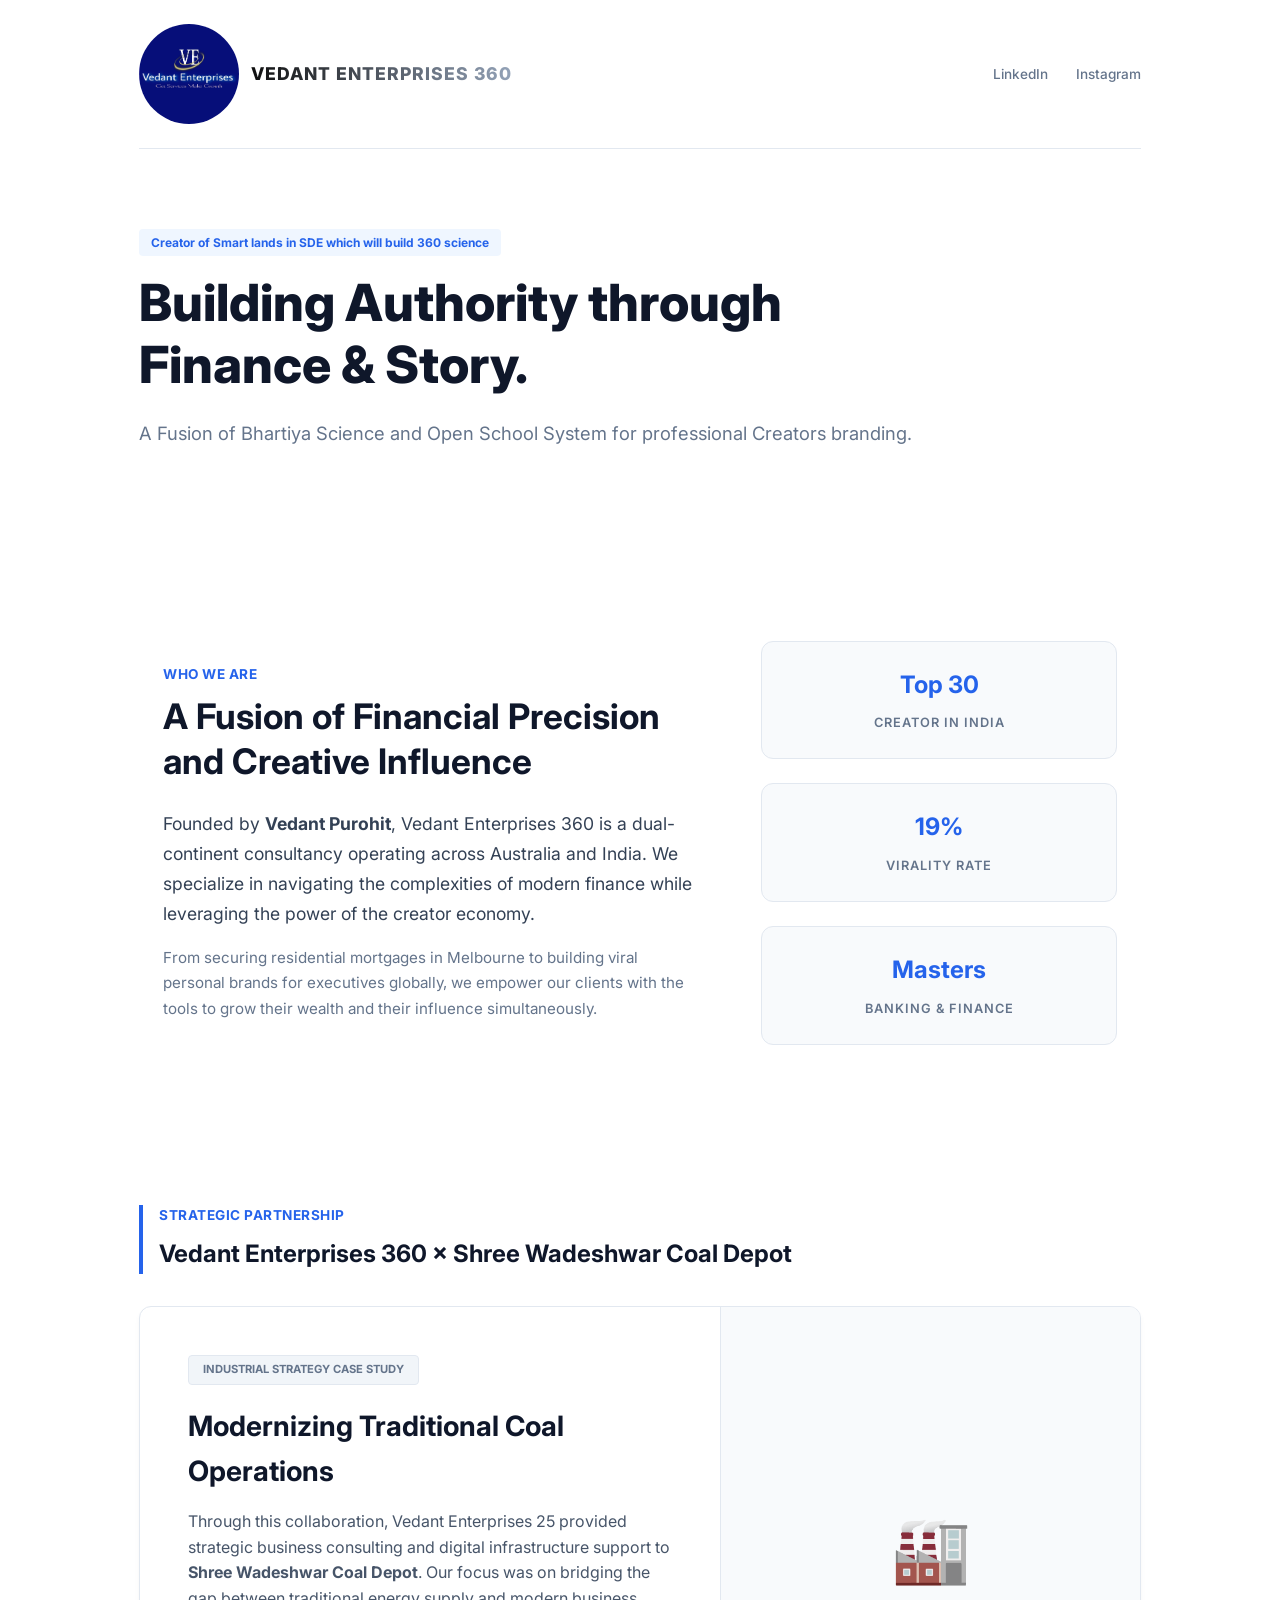
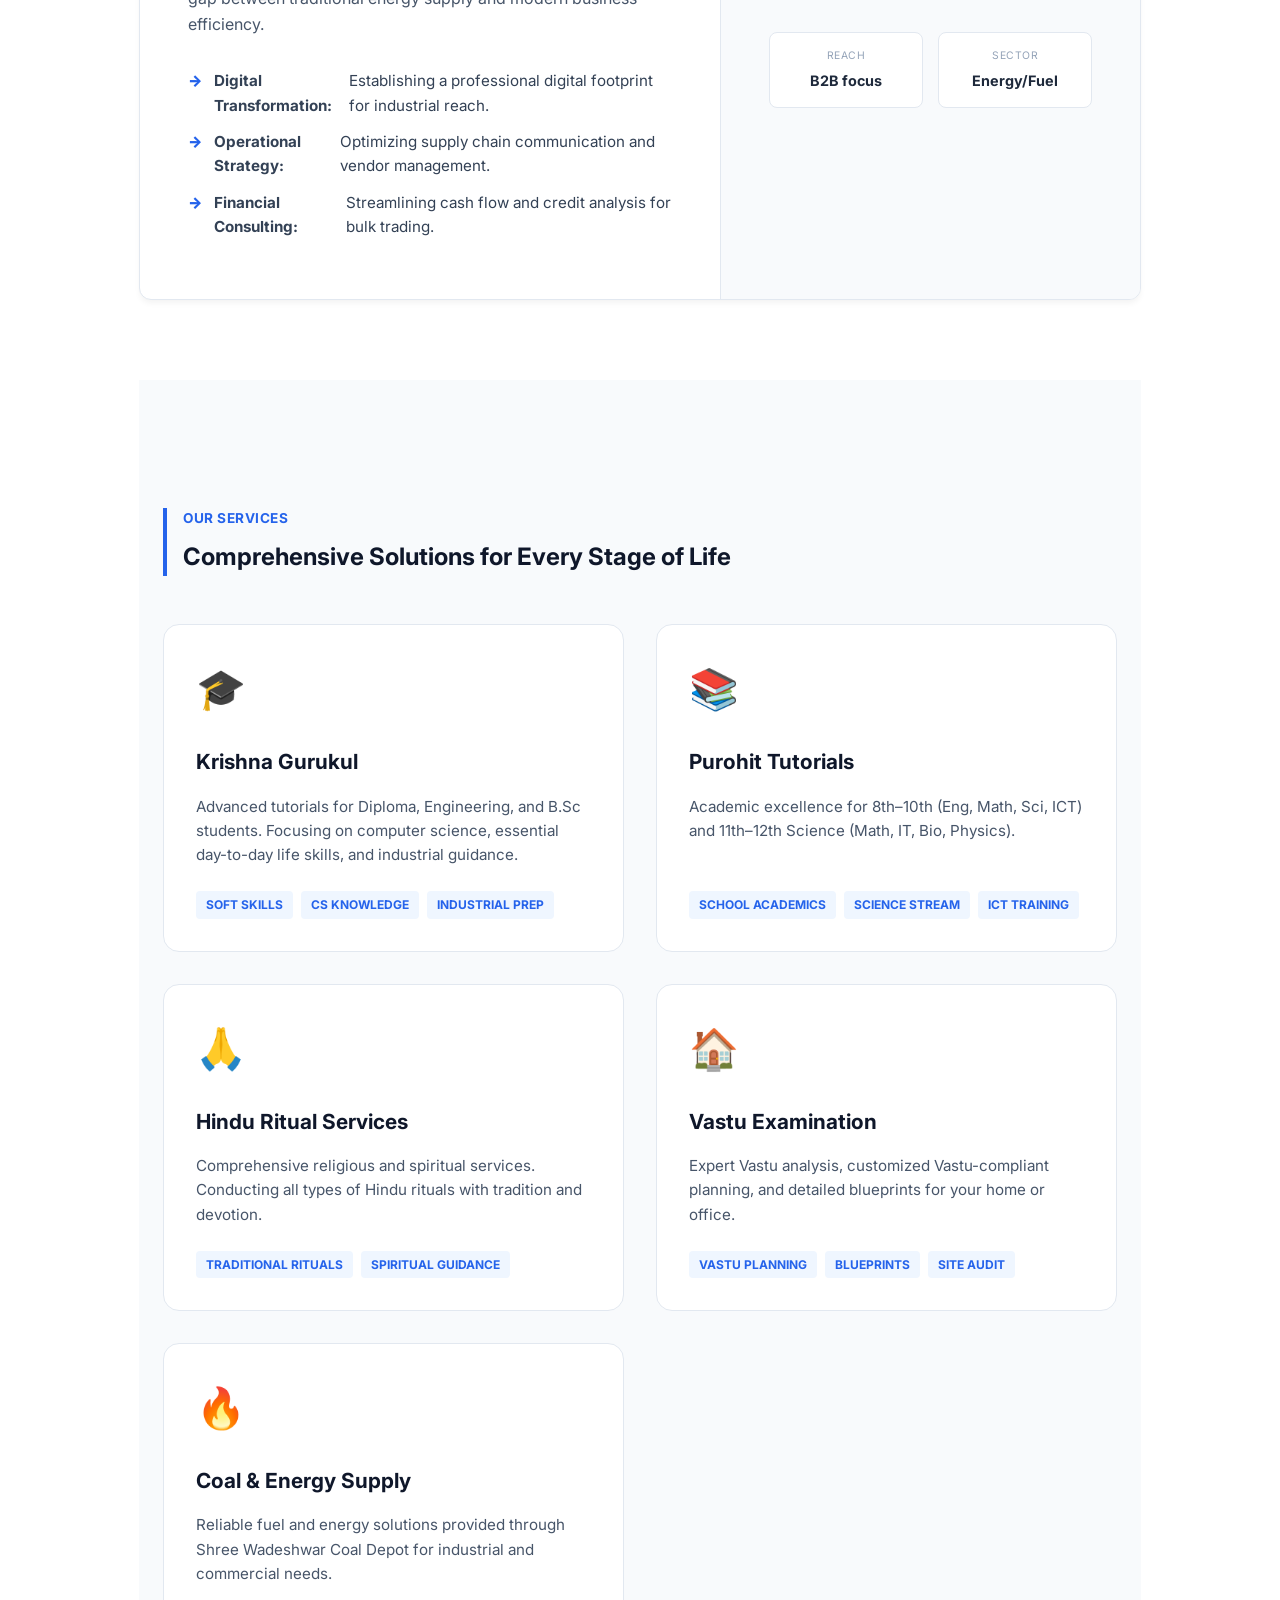
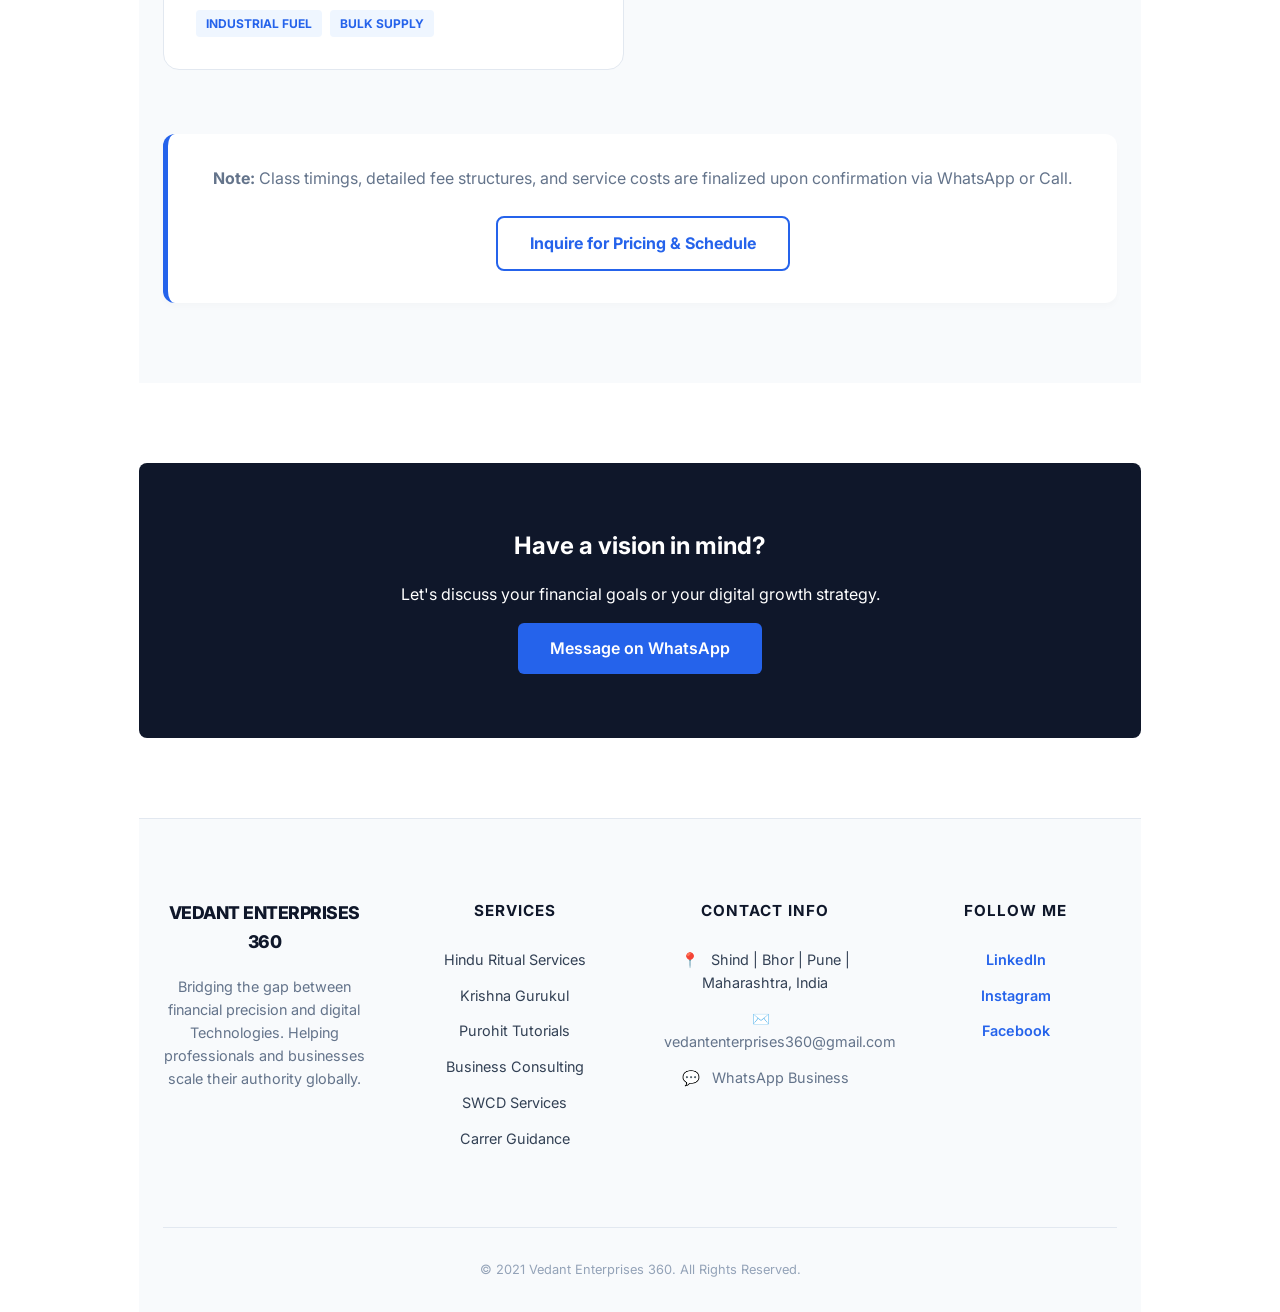
<file: index.html>
<!DOCTYPE html>
<html lang="en">
<head>
    <meta charset="UTF-8">
    <meta name="viewport" content="width=device-width, initial-scale=1.0">
    <title>Vedant ENTERPRISES 360 | Portfolio</title>
    <link rel="icon" type="image/png" href="VElogo.jpg">
    <link rel="apple-touch-icon" href="VElogo.jpg">
    <link rel="icon" type="image/png" sizes="32x32" href="favicon-32x32.png">
<link rel="icon" type="image/png" sizes="16x16" href="favicon-16x16.png">

<link rel="apple-touch-icon" sizes="180x180" href="apple-touch-icon.png">

<link rel="manifest" href="/site.webmanifest">
    
    <link href="https://fonts.googleapis.com/css2?family=Inter:wght@400;600;700;800&display=swap" rel="stylesheet">
    <link rel="stylesheet" href="VE360.css">

</head>
<body>

<div class="bg-glow"><div class="blob"></div></div>

<div class="container">
    <nav>
    <div class="logo-container">
        <img src="VElogo.jpg" alt="Vedant Enterprises 360" class="site-logo">

        <span class="logo-text">VEDANT ENTERPRISES 360</span>
    </div>
    
    <div class="social-links">
        <a href="https://www.linkedin.com/in/vedant-purohit-b53442211">LinkedIn</a>
        <a href="https://www.instagram.com/vedantenterprises360?igsh=Mm11NHp4cW02bTh0">Instagram</a>
    </div>
</nav>

<style>
    /* ADD THIS TO YOUR <style> SECTION */

    .logo-container {
        display: flex;
        align-items: center;
        gap: 12px; /* Space between logo and text */
    }

    .site-logo {
        height: 100px; /* Adjust this to make your logo bigger or smaller */
        width: auto;
        border-radius: 50px; /* Optional: rounds the corners of your logo */
        object-fit: contain;
    }

    .logo-text {
        font-weight: 800;
        font-size: 1.1rem;
        letter-spacing: 1px;
        background: linear-gradient(to right, #0f0f0f, #94a3b8);
        -webkit-background-clip: text;
        background-clip: text;
        -webkit-text-fill-color: transparent;
        /* Hide text on very small phones if the logo is enough */
        display: block;
    }

    @media (max-width: 480px) {
        .logo-text {
            display: none; /* Only show the image logo on small mobile to save space */
        }
    }
</style>


    <header class="hero">
        <span class="badge">Creator of Smart lands in SDE which will build 360 science</span>
        <h1>Building <span class="gradient-text">Authority</span> through Finance & Story.</h1>
        <p>A Fusion of Bhartiya Science and Open School System for professional Creators branding.</p>
    </header>

    <section class="intro-section">
    <div class="container">
        <div class="intro-grid">
            <div class="intro-text">
                <p class="section-subtitle">WHO WE ARE</p>
                <h2>A Fusion of Financial Precision and Creative Influence</h2>
                <p class="main-p">
                    Founded by <strong>Vedant Purohit</strong>, Vedant Enterprises 360 is a dual-continent consultancy operating across Australia and India. We specialize in navigating the complexities of modern finance while leveraging the power of the creator economy.
                </p>
                <p class="sub-p">
                    From securing residential mortgages in Melbourne to building viral personal brands for executives globally, we empower our clients with the tools to grow their wealth and their influence simultaneously.
                </p>
            </div>
            <div class="intro-stats">
                <div class="mini-stat">
                    <strong>Top 30</strong>
                    <span>Creator in India</span>
                </div>
                <div class="mini-stat">
                    <strong>19%</strong>
                    <span>Virality Rate</span>
                </div>
                <div class="mini-stat">
                    <strong>Masters</strong>
                    <span>Banking & Finance</span>
                </div>
            </div>
        </div>
    </div>
</section>

<style>
    .intro-section {
        padding: 5rem 0;
        background-color: #ffffff;
    }

    .intro-grid {
        display: grid;
        grid-template-columns: 1.2fr 0.8fr;
        gap: 4rem;
        align-items: center;
    }

    .intro-text h2 {
        font-size: 2.2rem;
        color: #0f172a;
        margin-bottom: 1.5rem;
        line-height: 1.3;
    }

    .main-p {
        font-size: 1.1rem;
        color: #334155;
        margin-bottom: 1rem;
        line-height: 1.7;
    }

    .sub-p {
        font-size: 0.95rem;
        color: #64748b;
        line-height: 1.7;
    }

    .intro-stats {
        display: grid;
        grid-template-columns: 1fr;
        gap: 1.5rem;
    }

    .mini-stat {
        background: #f8fafc;
        padding: 1.5rem;
        border-radius: 12px;
        border: 1px solid #e2e8f0;
        text-align: center;
        transition: transform 0.3s ease;
    }

    .mini-stat:hover {
        transform: translateX(-10px);
        border-color: #2563eb;
    }

    .mini-stat strong {
        display: block;
        font-size: 1.5rem;
        color: #2563eb;
        margin-bottom: 5px;
    }

    .mini-stat span {
        font-size: 0.8rem;
        color: #64748b;
        text-transform: uppercase;
        letter-spacing: 1px;
        font-weight: 600;
    }

    @media (max-width: 768px) {
        .intro-grid {
            grid-template-columns: 1fr;
            gap: 2rem;
            text-align: center;
        }
        .mini-stat:hover {
            transform: translateY(-5px);
        }
    }
</style>

    <section class="collaboration-section">
    <div class="section-header">
        <p class="section-subtitle">STRATEGIC PARTNERSHIP</p>
        <h2>Vedant Enterprises 360 × Shree Wadeshwar Coal Depot</h2>
    </div>

    <div class="collab-card">
        <div class="collab-content">
            <div class="collab-badge">Industrial Strategy Case Study</div>
            <h3>Modernizing Traditional Coal Operations</h3>
            <p>Through this collaboration, Vedant Enterprises 25 provided strategic business consulting and digital infrastructure support to <strong>Shree Wadeshwar Coal Depot</strong>. Our focus was on bridging the gap between traditional energy supply and modern business efficiency.</p>
            
            <ul class="collab-list">
                <li><strong>Digital Transformation:</strong> Establishing a professional digital footprint for industrial reach.</li>
                <li><strong>Operational Strategy:</strong> Optimizing supply chain communication and vendor management.</li>
                <li><strong>Financial Consulting:</strong> Streamlining cash flow and credit analysis for bulk trading.</li>
            </ul>
        </div>
        <div class="collab-visual">
            <div class="industrial-icon">🏭</div>
            <div class="stats-grid">
                <div class="stat">
                    <span>Reach</span>
                    <strong>B2B focus</strong>
                </div>
                <div class="stat">
                    <span>Sector</span>
                    <strong>Energy/Fuel</strong>
                </div>
            </div>
        </div>
    </div>
</section>

<style>
    /* Standard Light Theme for Collaboration Section */
    .collaboration-section {
        margin: 5rem 0;
    }

    .section-subtitle {
        color: #2563eb; /* Corporate Blue */
        font-weight: 700;
        font-size: 0.85rem;
        letter-spacing: 0.5px;
        margin-bottom: 0.5rem;
    }

    .collab-card {
        background: #ffffff;
        border: 1px solid #e2e8f0; /* Light Slate Border */
        border-radius: 12px;
        display: flex;
        flex-wrap: wrap;
        overflow: hidden;
        margin-top: 2rem;
        box-shadow: 0 4px 6px -1px rgba(0, 0, 0, 0.05);
    }

    .collab-content {
        flex: 1.2;
        padding: 3rem;
        min-width: 320px;
    }

    .collab-badge {
        font-size: 0.7rem;
        color: #64748b;
        background: #f1f5f9;
        font-weight: 700;
        display: inline-block;
        padding: 5px 14px;
        border-radius: 4px;
        margin-bottom: 1.2rem;
        text-transform: uppercase;
        border: 1px solid #e2e8f0;
    }

    .collab-content h3 {
        color: #0f172a;
        font-size: 1.75rem;
        margin-bottom: 1rem;
    }

    .collab-content p {
        color: #475569;
        font-size: 1rem;
    }

    .collab-list {
        margin-top: 2rem;
        list-style: none;
    }

    .collab-list li {
        margin-bottom: 12px;
        font-size: 0.95rem;
        color: #334155;
        display: flex;
        align-items: flex-start;
        gap: 12px;
    }

    .collab-list li::before {
        content: "→"; /* Professional Arrow instead of checkmark */
        color: #2563eb;
        font-weight: 900;
    }

    .collab-visual {
        flex: 0.8;
        background: #f8fafc; /* Subtle Contrast Gray */
        display: flex;
        flex-direction: column;
        align-items: center;
        justify-content: center;
        padding: 3rem;
        min-width: 300px;
        border-left: 1px solid #e2e8f0;
    }

    .industrial-icon {
        font-size: 4rem;
        margin-bottom: 2rem;
        filter: grayscale(0.5); /* Makes the emoji look more like a professional icon */
    }

    .stats-grid {
        display: grid;
        grid-template-columns: 1fr 1fr;
        gap: 15px;
        width: 100%;
    }

    .stat {
        text-align: center;
        background: #ffffff;
        padding: 15px;
        border-radius: 8px;
        border: 1px solid #e2e8f0;
    }

    .stat span { 
        font-size: 0.65rem; 
        color: #94a3b8; 
        text-transform: uppercase; 
        letter-spacing: 0.5px;
        display: block;
        margin-bottom: 4px;
    }
    
    .stat strong { 
        display: block; 
        font-size: 0.9rem; 
        color: #1e293b; 
    }

    @media (max-width: 768px) {
        .collab-visual { 
            border-left: none; 
            border-top: 1px solid #e2e8f0; 
            padding: 2rem;
        }
        .collab-content {
            padding: 2rem;
        }
    }
</style>

<section class="services-section">
    <div class="container">
        <div class="section-header">
            <p class="section-subtitle">OUR SERVICES</p>
            <h2>Comprehensive Solutions for Every Stage of Life</h2>
        </div>

        <div class="services-grid">
            <div class="service-card">
                <div class="service-icon">🎓</div>
                <h3>Krishna Gurukul</h3>
                <p class="service-desc">Advanced tutorials for Diploma, Engineering, and B.Sc students. Focusing on computer science, essential day-to-day life skills, and industrial guidance.</p>
                <ul class="service-tags">
                    <li>Soft Skills</li>
                    <li>CS Knowledge</li>
                    <li>Industrial Prep</li>
                </ul>
            </div>

            <div class="service-card">
                <div class="service-icon">📚</div>
                <h3>Purohit Tutorials</h3>
                <p class="service-desc">Academic excellence for 8th–10th (Eng, Math, Sci, ICT) and 11th–12th Science (Math, IT, Bio, Physics).</p>
                <ul class="service-tags">
                    <li>School Academics</li>
                    <li>Science Stream</li>
                    <li>ICT Training</li>
                </ul>
            </div>

            <div class="service-card">
                <div class="service-icon">🙏</div>
                <h3>Hindu Ritual Services</h3>
                <p class="service-desc">Comprehensive religious and spiritual services. Conducting all types of Hindu rituals with tradition and devotion.</p>
                <ul class="service-tags">
                    <li>Traditional Rituals</li>
                    <li>Spiritual Guidance</li>
                </ul>
            </div>

            <div class="service-card">
                <div class="service-icon">🏠</div>
                <h3>Vastu Examination</h3>
                <p class="service-desc">Expert Vastu analysis, customized Vastu-compliant planning, and detailed blueprints for your home or office.</p>
                <ul class="service-tags">
                    <li>Vastu Planning</li>
                    <li>Blueprints</li>
                    <li>Site Audit</li>
                </ul>
            </div>

            <div class="service-card">
                <div class="service-icon">🔥</div>
                <h3>Coal & Energy Supply</h3>
                <p class="service-desc">Reliable fuel and energy solutions provided through Shree Wadeshwar Coal Depot for industrial and commercial needs.</p>
                <ul class="service-tags">
                    <li>Industrial Fuel</li>
                    <li>Bulk Supply</li>
                </ul>
            </div>
        </div>

        <div class="pricing-note">
            <p><strong>Note:</strong> Class timings, detailed fee structures, and service costs are finalized upon confirmation via WhatsApp or Call.</p>
            <a href="https://wa.me/918379988648" class="btn-outline">Inquire for Pricing & Schedule</a>
        </div>
    </div>
</section>

<style>
    .services-section { padding: 5rem 0; background-color: #f8fafc; }
    
    .services-grid { 
        display: grid; 
        grid-template-columns: repeat(auto-fit, minmax(300px, 1fr)); 
        gap: 2rem; 
        margin-top: 3rem;
    }

    .service-card {
        background: #ffffff;
        padding: 2rem;
        border-radius: 16px;
        border: 1px solid #e2e8f0;
        transition: all 0.3s ease;
        display: flex;
        flex-direction: column;
    }

    .service-card:hover {
        transform: translateY(-8px);
        border-color: #2563eb;
        box-shadow: 0 15px 30px rgba(0,0,0,0.05);
    }

    .service-icon { font-size: 2.5rem; margin-bottom: 1.5rem; }

    .service-card h3 { 
        font-size: 1.3rem; 
        color: #0f172a; 
        margin-bottom: 1rem; 
    }

    .service-desc { 
        font-size: 0.95rem; 
        color: #475569; 
        margin-bottom: 1.5rem; 
        flex-grow: 1;
    }

    .service-tags { 
        list-style: none; 
        display: flex; 
        flex-wrap: wrap; 
        gap: 8px; 
    }

    .service-tags li {
        background: #eff6ff;
        color: #2563eb;
        font-size: 0.75rem;
        font-weight: 700;
        padding: 4px 10px;
        border-radius: 4px;
        text-transform: uppercase;
    }

    .pricing-note {
        margin-top: 4rem;
        padding: 2rem;
        background: #ffffff;
        border-radius: 12px;
        border-left: 5px solid #2563eb;
        text-align: center;
        box-shadow: 0 4px 6px rgba(0,0,0,0.02);
    }

    .pricing-note p { color: #64748b; margin-bottom: 1.5rem; }

    .btn-outline {
        display: inline-block;
        padding: 0.8rem 2rem;
        border: 2px solid #2563eb;
        color: #2563eb;
        text-decoration: none;
        font-weight: 700;
        border-radius: 8px;
        transition: 0.3s;
    }

    .btn-outline:hover {
        background: #2563eb;
        color: #ffffff;
    }

    @media (max-width: 768px) {
        .services-grid { grid-template-columns: 1fr; }
    }
</style>

    <div class="cta-card">
        <h2>Have a vision in mind?</h2>
        <p>Let's discuss your financial goals or your digital growth strategy.</p>
        <a href="https://wa.me/918379988648" class="btn">Message on WhatsApp</a>
    </div>
    <footer class="site-footer">
    <div class="container">
        <div class="footer-grid">
            <div class="footer-col">
                <div class="footer-logo">VEDANT ENTERPRISES 360</div>
                <p class="footer-description">
                    Bridging the gap between financial precision and digital Technologies. Helping professionals and businesses scale their authority globally.
                </p>
            </div>

            <div class="footer-col">
                <h4>Services</h4>
                <ul class="footer-links">
                    <li>Hindu Ritual Services</li>
                    <li>Krishna Gurukul</li>
                    <li>Purohit Tutorials</li>
                    <li>Business Consulting</li>
                    <li>SWCD Services</li>
                    <li>Carrer Guidance</li>
                </ul>
            </div>

            <div class="footer-col">
                <h4>Contact Info</h4>
                <ul class="contact-list">
                    <li>
                        <span class="contact-icon">📍</span> 
                        Shind | Bhor | Pune | Maharashtra, India
                    </li>
                    <li>
                        <span class="contact-icon">✉️</span> 
                        <a href="mailto:vedantenterprises360@gmail.com">vedantenterprises360@gmail.com</a>
                    </li>
                    <li>
                        <span class="contact-icon">💬</span> 
                        <a href="https://wa.me/918379988648">WhatsApp Business</a>
                    </li>
                </ul>
            </div>

            <div class="footer-col">
                <h4>Follow Me</h4>
                <div class="footer-socials">
                    <a href="https://www.linkedin.com/in/vedant-purohit-b53442211" target="_blank">LinkedIn</a>
                    <a href="https://www.instagram.com/vedantenterprises360?igsh=Mm11NHp4cW02bTh0" target="_blank">Instagram</a>
                    <a href="https://www.facebook.com/share/1ADysbEJfd/" target="_blank">Facebook</a>
                </div>
            </div>
        </div>

        <div class="footer-bottom">
            <p>&copy; 2021 Vedant Enterprises 360. All Rights Reserved.</p>
        </div>
    </div>
</footer>

<style>
    /* Footer Styling */
    .site-footer {
        background-color: #f8fafc; /* Standard Light Gray */
        padding: 5rem 0 2rem 0;
        border-top: 1px solid #e2e8f0;
        color: #334155;
    }

    .footer-grid {
        display: grid;
        grid-template-columns: repeat(auto-fit, minmax(200px, 1fr));
        gap: 3rem;
        margin-bottom: 4rem;
    }

    .footer-logo {
        font-weight: 800;
        font-size: 1.1rem;
        color: #0f172a;
        margin-bottom: 1.2rem;
        letter-spacing: -0.5px;
    }

    .footer-description {
        font-size: 0.9rem;
        line-height: 1.6;
        color: #64748b;
    }

    .footer-col h4 {
        color: #0f172a;
        font-size: 0.95rem;
        font-weight: 700;
        margin-bottom: 1.5rem;
        text-transform: uppercase;
        letter-spacing: 1px;
    }

    .footer-links, .contact-list {
        list-style: none;
    }

    .footer-links li, .contact-list li {
        margin-bottom: 0.8rem;
        font-size: 0.9rem;
    }

    .footer-links li a, .contact-list li a {
        text-decoration: none;
        color: #64748b;
        transition: color 0.2s;
    }

    .footer-links li a:hover, .contact-list li a:hover {
        color: #2563eb;
    }

    .contact-icon {
        margin-right: 8px;
    }

    .footer-socials {
        display: flex;
        flex-direction: column;
        gap: 0.8rem;
    }

    .footer-socials a {
        font-size: 0.9rem;
        text-decoration: none;
        color: #2563eb;
        font-weight: 600;
    }

    .footer-bottom {
        padding-top: 2rem;
        border-top: 1px solid #e2e8f0;
        text-align: center;
        font-size: 0.8rem;
        color: #94a3b8;
    }

    @media (max-width: 768px) {
        .footer-grid {
            grid-template-columns: 1fr 1fr;
        }
    }

    @media (max-width: 480px) {
        .footer-grid {
            grid-template-columns: 1fr;
            text-align: center;
        }
        .footer-socials {
            align-items: center;
        }
    }
</style>

    
</div>

</body>

</html>
</file>
<file: VE360.css>
:root {
        /* Standard Professional Palette */
        --primary: #2563eb;    /* Standard Trust Blue */
        --secondary: #64748b;  /* Professional Gray */
        --bg-white: #ffffff40;
        --bg-subtle: #f8fafc;
        --text-header: #0f172a;
        --text-body: #334155;
        --border: #e2e8f0;
        --card-shadow: 0 4px 6px -1px rgba(0, 0, 0, 0.05), 0 2px 4px -2px rgba(0, 0, 0, 0.05);
    }

    * { margin: 0; padding: 0; box-sizing: border-box; font-family: 'Inter', -apple-system, sans-serif; }
    
    body { 
        background-color: var(--bg-white); 
        color: var(--text-body); 
        line-height: 1.6; 
        -webkit-font-smoothing: antialiased;
    }

    .container { max-width: 1050px; margin: 0 auto; padding: 0 1.5rem; }

    /* Navigation - Clean & Standard */
    nav { 
        display: flex; 
        justify-content: space-between; 
        align-items: center; 
        padding: 1.5rem 0;
        border-bottom: 1px solid var(--border);
    }
    .logo { 
        font-weight: 700; 
        font-size: 1.1rem; 
        color: var(--text-header); 
        letter-spacing: -0.5px;
        text-transform: uppercase;
    }
    .social-links a { 
        color: var(--secondary); 
        text-decoration: none; 
        margin-left: 1.5rem; 
        font-size: 0.85rem; 
        font-weight: 500;
        transition: color 0.2s;
    }
    .social-links a:hover { color: var(--primary); }

    /* Hero - High Impact / Standard Alignment */
    .hero { padding: 80px 0; text-align: left; max-width: 800px; }
    .badge { 
        color: var(--primary); 
        background: #eff6ff;
        padding: 4px 12px; 
        border-radius: 4px; 
        font-size: 0.75rem; 
        font-weight: 700;
        display: inline-block;
        margin-bottom: 1rem;
    }
    h1 { 
        font-size: clamp(2.2rem, 5vw, 3.2rem); 
        color: var(--text-header); 
        font-weight: 800; 
        line-height: 1.2; 
        margin-bottom: 1.5rem;
    }
    .hero p { 
        font-size: 1.15rem; 
        color: var(--secondary); 
        margin-bottom: 2rem;
    }

    /* Projects Grid - Structured & Clean */
    .section-header { margin: 3rem 0 1.5rem; border-left: 4px solid var(--primary); padding-left: 1rem; }
    .section-header h2 { font-size: 1.5rem; color: var(--text-header); }
    
    .gallery-grid { 
        display: grid; 
        grid-template-columns: repeat(auto-fit, minmax(300px, 1fr)); 
        gap: 2rem; 
    }
    
    .gallery-item { 
        background: var(--bg-white); 
        border-radius: 8px; 
        overflow: hidden; 
        border: 1px solid var(--border);
        transition: transform 0.2s, box-shadow 0.2s;
    }
    
    .gallery-item:hover { 
        transform: translateY(-4px);
        box-shadow: 0 10px 15px -3px rgba(0, 0, 0, 0.1);
    }
    
    .gallery-img { 
        width: 100%; height: 200px; 
        background: var(--bg-subtle); 
        display: flex; align-items: center; justify-content: center;
        border-bottom: 1px solid var(--border);
        color: #94a3b8;
    }

    .gallery-info { padding: 1.5rem; }
    .gallery-tag { font-size: 0.7rem; color: var(--primary); font-weight: 700; text-transform: uppercase; }
    .gallery-info h3 { margin-top: 0.5rem; font-size: 1.1rem; color: var(--text-header); }
    .gallery-info p { font-size: 0.9rem; color: var(--secondary); margin-top: 0.5rem; }

    /* CTA Section */
    .cta-card { 
        background: var(--text-header); 
        color: white;
        padding: 4rem 2rem; 
        border-radius: 8px; 
        text-align: center; 
        margin: 5rem 0; 
    }
    .cta-card h2 { margin-bottom: 1rem; }
    .btn { 
        display: inline-block; 
        background: var(--primary); 
        color: white; 
        padding: 0.8rem 2rem; 
        border-radius: 6px; 
        text-decoration: none; 
        font-weight: 600; 
        margin-top: 1rem; 
        transition: opacity 0.2s;
    }
    .btn:hover { opacity: 0.9; }

    footer { 
        text-align: center; 
        padding: 3rem; 
        color: var(--secondary); 
        font-size: 0.85rem; 
        border-top: 1px solid var(--border);
    }
</file>
